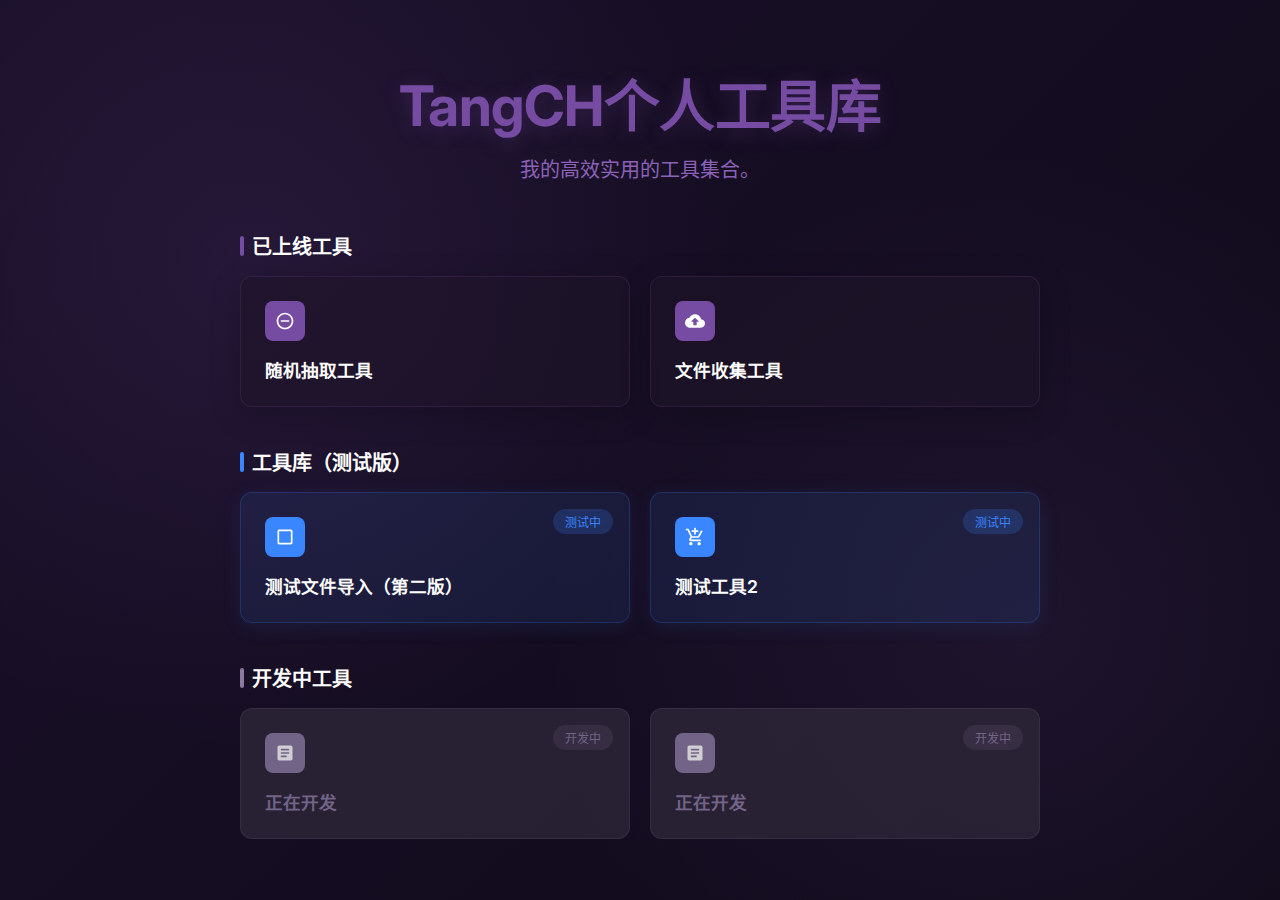
<file: index.html>
<!DOCTYPE html>
<html lang="zh-CN">
<head>
    <meta charset="UTF-8">
    <meta name="viewport" content="width=device-width, initial-scale=1.0">
    <title>TangCH的个人工具库</title>
    <!-- 引入 Inter 字体提升质感 -->
    <link href="https://fonts.googleapis.com/css2?family=Inter:wght@300;400;500;600;700&display=swap" rel="stylesheet">
    <style>
        * {
            margin: 0;
            padding: 0;
            box-sizing: border-box;
        }

        :root {
            --primary: #764ba2; /* 主色调 */
            --primary-light: #8b62b8; /* 主色调浅版（hover用） */
            --primary-dark: #603a8c; /* 主色调深版（点击用） */
            --test: #3a86ff; /* 测试中色调 */
            --test-light: #5a9dff; /* 测试中浅版 */
            --test-bg: rgba(58, 134, 255, 0.1); /* 测试中卡片背景 */
            --test-border: rgba(58, 134, 255, 0.2); /* 测试中卡片边框 */
            --bg-gradient: linear-gradient(135deg, #1a1029 0%, #0f0a19 100%); /* 深色渐变背景 */
            --card-bg: rgba(30, 20, 40, 0.6); /* 已上线卡片背景 */
            --card-border: rgba(118, 75, 162, 0.2); /* 已上线卡片边框 */
            --dev-bg: #2d2638; /* 开发中卡片背景 */
            --dev-border: rgba(138, 122, 160, 0.2); /* 开发中卡片边框 */
            --text-primary: #ffffff; /* 主文本色 */
            --dev-text: #8a7aa0; /* 开发中文本色 */
            --test-text: #3a86ff; /* 测试中文本色 */
            --shadow: 0 8px 32px rgba(0, 0, 0, 0.2); /* 通用阴影 */
            --transition: all 0.3s cubic-bezier(0.4, 0, 0.2, 1); /* 顺滑过渡 */
        }

        body {
            background: var(--bg-gradient);
            min-height: 100vh;
            font-family: 'Inter', sans-serif;
            color: var(--text-primary);
            display: flex;
            flex-direction: column;
            align-items: center;
            justify-content: center;
            padding: 2rem 1rem;
            position: relative;
            overflow-x: hidden;
        }

        /* 背景装饰点（增强层次感） */
        body::before {
            content: "";
            position: absolute;
            width: 100%;
            height: 100%;
            background: radial-gradient(circle at 20% 30%, rgba(118, 75, 162, 0.15) 0%, transparent 40%),
                        radial-gradient(circle at 80% 70%, rgba(139, 98, 184, 0.1) 0%, transparent 40%);
            pointer-events: none;
            z-index: 0;
        }

        .container {
            max-width: 800px;
            width: 100%;
            text-align: center;
            z-index: 1;
            animation: fadeIn 0.8s ease forwards;
        }

        /* 标题区域 */
        .header {
            margin-bottom: 3rem;
        }

        .title {
            font-size: clamp(2rem, 5vw, 3.5rem);
            font-weight: 700;
            color: var(--primary);
            text-shadow: 0 4px 20px rgba(118, 75, 162, 0.3);
            margin-bottom: 0.8rem;
            letter-spacing: -0.5px;
        }

        .subtitle {
            font-size: clamp(1rem, 2vw, 1.25rem);
            color: var(--primary-light);
            max-width: 600px;
            margin: 0 auto;
        }

        /* 功能板块 */
        .sections {
            display: flex;
            flex-direction: column;
            gap: 2.5rem;
        }

        .section {
            text-align: left;
        }

        .section-title {
            font-size: 1.25rem;
            font-weight: 600;
            color: var(--text-primary);
            margin-bottom: 1rem;
            display: flex;
            align-items: center;
            gap: 0.5rem;
        }

        /* 不同板块标题的左侧竖线配色 */
        .section-title.online::before {
            background: var(--primary);
        }
        .section-title.testing::before {
            background: var(--test);
        }
        .section-title.dev::before {
            background: var(--dev-text);
        }

        .section-title::before {
            content: "";
            width: 4px;
            height: 20px;
            border-radius: 2px;
        }

        /* 按钮网格布局 */
        .btn-grid {
            display: grid;
            grid-template-columns: repeat(auto-fit, minmax(220px, 1fr));
            gap: 1.25rem;
        }

        /* 通用按钮样式 */
        .btn-card {
            border-radius: 12px;
            padding: 1.5rem;
            transition: var(--transition);
            cursor: pointer;
            position: relative;
            overflow: hidden;
            display: flex;
            flex-direction: column;
            align-items: flex-start;
        }

        /* 已上线按钮样式 */
        .btn-card.active {
            background: var(--card-bg);
            border: 1px solid var(--card-border);
            box-shadow: var(--shadow);
        }

        .btn-card.active:hover {
            transform: translateY(-4px);
            background: rgba(118, 75, 162, 0.1);
            border-color: var(--primary-light);
            box-shadow: 0 12px 32px rgba(118, 75, 162, 0.2);
        }

        .btn-card.active:active {
            transform: translateY(-2px);
            background: rgba(118, 75, 162, 0.05);
        }

        /* 测试中按钮样式 */
        .btn-card.test {
            background: var(--test-bg);
            border: 1px solid var(--test-border);
            box-shadow: 0 4px 20px rgba(58, 134, 255, 0.1);
        }

        .btn-card.test:hover {
            transform: translateY(-4px);
            background: rgba(58, 134, 255, 0.15);
            border-color: var(--test-light);
            box-shadow: 0 12px 32px rgba(58, 134, 255, 0.2);
        }

        .btn-card.test:active {
            transform: translateY(-2px);
            background: rgba(58, 134, 255, 0.08);
        }

        /* 开发中按钮样式 */
        .btn-card.dev {
            background: var(--dev-bg);
            border: 1px solid var(--dev-border);
            cursor: not-allowed;
            opacity: 0.8;
        }

        /* 按钮内容 */
        .btn-icon {
            width: 40px;
            height: 40px;
            border-radius: 8px;
            display: flex;
            align-items: center;
            justify-content: center;
            margin-bottom: 1rem;
        }

        .btn-card.active .btn-icon {
            background: var(--primary);
        }

        .btn-card.test .btn-icon {
            background: var(--test);
        }

        .btn-card.dev .btn-icon {
            background: var(--dev-text);
        }

        .btn-icon svg {
            width: 20px;
            height: 20px;
            fill: white;
        }

        .btn-title {
            font-size: 1.1rem;
            font-weight: 600;
            color: var(--text-primary);
        }

        .btn-card.dev .btn-title {
            color: var(--dev-text);
        }

        /* 状态徽章通用样式 */
        .badge {
            position: absolute;
            top: 1rem;
            right: 1rem;
            padding: 0.25rem 0.75rem;
            font-size: 0.75rem;
            font-weight: 500;
            border-radius: 20px;
        }

        /* 测试中徽章 */
        .badge.test {
            background: rgba(58, 134, 255, 0.2);
            color: var(--test);
        }

        /* 开发中徽章 */
        .badge.dev {
            background: rgba(138, 122, 160, 0.2);
            color: var(--dev-text);
        }

        /* 链接样式重置 */
        .btn-link {
            text-decoration: none;
            color: inherit;
            display: block;
            width: 100%;
            height: 100%;
        }

        /* 加载动画 */
        @keyframes fadeIn {
            from {
                opacity: 0;
                transform: translateY(20px);
            }
            to {
                opacity: 1;
                transform: translateY(0);
            }
        }

        /* 响应式适配 */
        @media (max-width: 640px) {
            .container {
                padding: 0 1rem;
            }

            .header {
                margin-bottom: 2rem;
            }

            .btn-grid {
                grid-template-columns: 1fr;
            }

            .btn-card {
                padding: 1.25rem;
            }
        }
    </style>
</head>
<body>
    <div class="container">
        <!-- 头部标题 -->
        <div class="header">
            <h1 class="title">TangCH个人工具库</h1>
            <p class="subtitle">我的高效实用的工具集合。</p>
        </div>

        <!-- 功能板块 -->
        <div class="sections">
            <!-- 已上线板块 -->
            <div class="section">
                <h2 class="section-title online">已上线工具</h2>
                <div class="btn-grid">
                    <!-- 随机抽取工具（已上线） -->
                    <div class="btn-card active">
                        <a href="random.html" class="btn-link">
                            <div class="btn-icon">
                                <svg xmlns="http://www.w3.org/2000/svg" viewBox="0 0 24 24">
                                    <path d="M12 2C6.48 2 2 6.48 2 12s4.48 10 10 10 10-4.48 10-10S17.52 2 12 2zm0 18c-4.41 0-8-3.59-8-8s3.59-8 8-8 8 3.59 8 8-3.59 8-8 8zm-5-9h10v2H7z"/>
                                </svg>
                            </div>
                            <h3 class="btn-title">随机抽取工具</h3>
                        </a>
                    </div>
                    <!-- 文件收集工具（已上线） -->
                    <div class="btn-card active">
                        <a href="file-submit.html" class="btn-link">
                            <div class="btn-icon">
                                <svg xmlns="http://www.w3.org/2000/svg" viewBox="0 0 24 24">
                                    <path d="M19.35 10.04C18.67 6.59 15.64 4 12 4 9.11 4 6.6 5.64 5.35 8.04 2.34 8.36 0 10.91 0 14c0 3.31 2.69 6 6 6h13c2.76 0 5-2.24 5-5 0-2.64-2.05-4.78-4.65-4.96zM14 13v4h-4v-4H7l5-5 5 5h-3z"/>
                                </svg>
                            </div>
                            <h3 class="btn-title">文件收集工具</h3>
                        </a>
                    </div>
                </div>
            </div>

            <!-- 测试中板块 -->
            <div class="section">
                <h2 class="section-title testing">工具库（测试版）</h2>
                <div class="btn-grid">
                    <!-- 测试中工具1 -->
                    <div class="btn-card test">
                        <div class="badge test">测试中</div>
                        <a href="warning.html" class="btn-link">
                            <div class="btn-icon">
                                <svg xmlns="http://www.w3.org/2000/svg" viewBox="0 0 24 24">
                                    <path d="M19 5v14H5V5h14m0-2H5c-1.1 0-2 .9-2 2v14c0 1.1.9 2 2 2h14c1.1 0 2-.9 2-2V5c0-1.1-.9-2-2-2z"/>
                                </svg>
                            </div>
                            <h3 class="btn-title">测试文件导入（第二版）</h3>
                        </a>
                    </div>
                    <!-- 测试中工具2 -->
                    <div class="btn-card test">
                        <div class="badge test">测试中</div>
                        <a href="test-tool2.html" class="btn-link">
                            <div class="btn-icon">
                                <svg xmlns="http://www.w3.org/2000/svg" viewBox="0 0 24 24">
                                    <path d="M11 9h2V6h3V4h-3V1h-2v3H8v2h3v3zm-4 9c-1.1 0-1.99.9-1.99 2S5.9 22 7 22s2-.9 2-2-.9-2-2-2zm10 0c-1.1 0-1.99.9-1.99 2s.89 2 1.99 2 2-.9 2-2-.9-2-2-2zm-9.83-3.25l.03-.12.9-1.63h7.45c.75 0 1.41-.41 1.75-1.03l3.86-7.01L19.42 4h-.01l-1.1 2-2.76 5H8.53l-.13-.27L6.16 6l-.95-2-.94-2H1v2h2l3.6 7.59-1.35 2.45c-.16.28-.25.61-.25.96 0 1.1.9 2 2 2h12v-2H7.42c-.13 0-.25-.11-.25-.25z"/>
                                </svg>
                            </div>
                            <h3 class="btn-title">测试工具2</h3>
                        </a>
                    </div>
                </div>
            </div>

            <!-- 开发中板块 -->
            <div class="section">
                <h2 class="section-title dev">开发中工具</h2>
                <div class="btn-grid">
                    <!-- 开发中工具1 -->
                    <div class="btn-card dev">
                        <div class="badge dev">开发中</div>
                        <div class="btn-icon">
                            <svg xmlns="http://www.w3.org/2000/svg" viewBox="0 0 24 24">
                                <path d="M19 3H5c-1.1 0-2 .9-2 2v14c0 1.1.9 2 2 2h14c1.1 0 2-.9 2-2V5c0-1.1-.9-2-2-2zm-5 14H7v-2h7v2zm3-4H7v-2h10v2zm0-4H7V7h10v2z"/>
                            </svg>
                        </div>
                        <h3 class="btn-title">正在开发</h3>
                    </div>

                    <!-- 开发中工具2 -->
                    <div class="btn-card dev">
                        <div class="badge dev">开发中</div>
                        <div class="btn-icon">
                            <svg xmlns="http://www.w3.org/2000/svg" viewBox="0 0 24 24">
                                <path d="M19 3H5c-1.1 0-2 .9-2 2v14c0 1.1.9 2 2 2h14c1.1 0 2-.9 2-2V5c0-1.1-.9-2-2-2zm-5 14H7v-2h7v2zm3-4H7v-2h10v2zm0-4H7V7h10v2z"/>
                            </svg>
                        </div>
                        <h3 class="btn-title">正在开发</h3>
                    </div>
                </div>
            </div>
        </div>
    </div>
</body>
</html>
</file>
